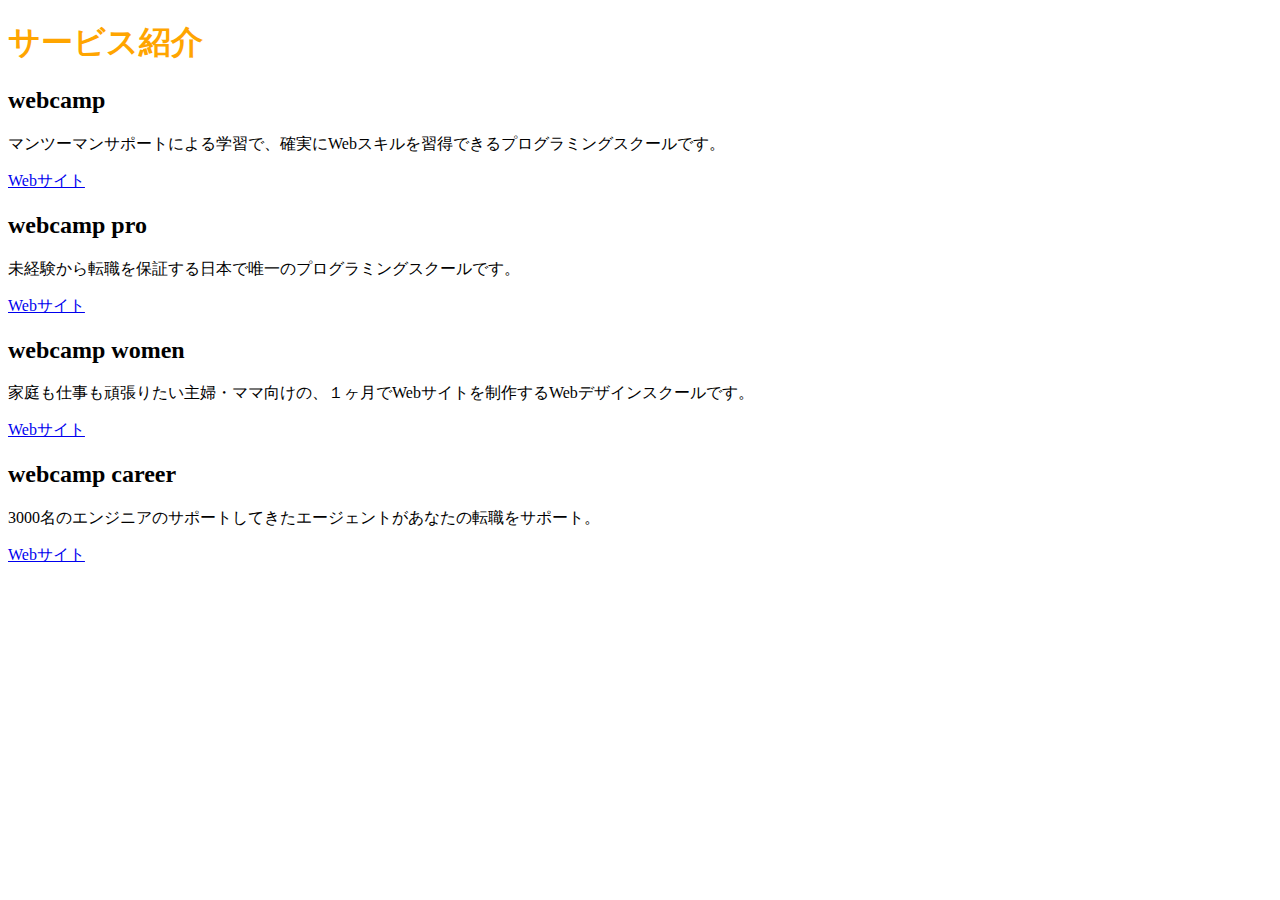
<file: chapter2_exercise/index.html>
<!DOCTYPE html>
<html lang="ja">
<head>
  <meta charset="UTF-8">
  <link rel="stylesheet" href="style.css" />
  <title>sample</title>
</head>
<body>
  <h1>サービス紹介</h1>
    <h2>webcamp</h2>
      <p>
       マンツーマンサポートによる学習で、確実にWebスキルを習得できるプログラミングスクールです。
      </p>
      <a href="https://web-camp.io/?utm_source=cpc-google&utm_medium=commit-unspecified-brand&utm_term=dmmweb%20%E3%82%AD%E3%83%A3%E3%83%B3%E3%83%97_e&gclid=CjwKCAjw9r-DBhBxEiwA9qYUpaoXJ6igcvjD0nX0yDrtit0V_qgP8UzL8B4HFPqXN5pFGwkefgZ4QhoCr8EQAvD_BwE#">Webサイト</a>
    <h2>webcamp pro</h2>
      <p>
      未経験から転職を保証する日本で唯一のプログラミングスクールです。
      </p>
      <a href="https://web-camp.io/?utm_source=cpc-google&utm_medium=commit-unspecified-brand&utm_term=dmmweb%20%E3%82%AD%E3%83%A3%E3%83%B3%E3%83%97_e&gclid=CjwKCAjw9r-DBhBxEiwA9qYUpaoXJ6igcvjD0nX0yDrtit0V_qgP8UzL8B4HFPqXN5pFGwkefgZ4QhoCr8EQAvD_BwE#">Webサイト</a>
    <h2>webcamp women</h2>
      <p>
        家庭も仕事も頑張りたい主婦・ママ向けの、１ヶ月でWebサイトを制作するWebデザインスクールです。
　　   </p> 
       <a href="https://web-camp.io/?utm_source=cpc-google&utm_medium=commit-unspecified-brand&utm_term=dmmweb%20%E3%82%AD%E3%83%A3%E3%83%B3%E3%83%97_e&gclid=CjwKCAjw9r-DBhBxEiwA9qYUpaoXJ6igcvjD0nX0yDrtit0V_qgP8UzL8B4HFPqXN5pFGwkefgZ4QhoCr8EQAvD_BwE#">Webサイト</a>
    <h2>webcamp career</h2>
      <p>
        3000名のエンジニアのサポートしてきたエージェントがあなたの転職をサポート。
      </p>
      <a href="https://web-camp.io/?utm_source=cpc-google&utm_medium=commit-unspecified-brand&utm_term=dmmweb%20%E3%82%AD%E3%83%A3%E3%83%B3%E3%83%97_e&gclid=CjwKCAjw9r-DBhBxEiwA9qYUpaoXJ6igcvjD0nX0yDrtit0V_qgP8UzL8B4HFPqXN5pFGwkefgZ4QhoCr8EQAvD_BwE#">Webサイト</a>
</body>
</html>
</file>
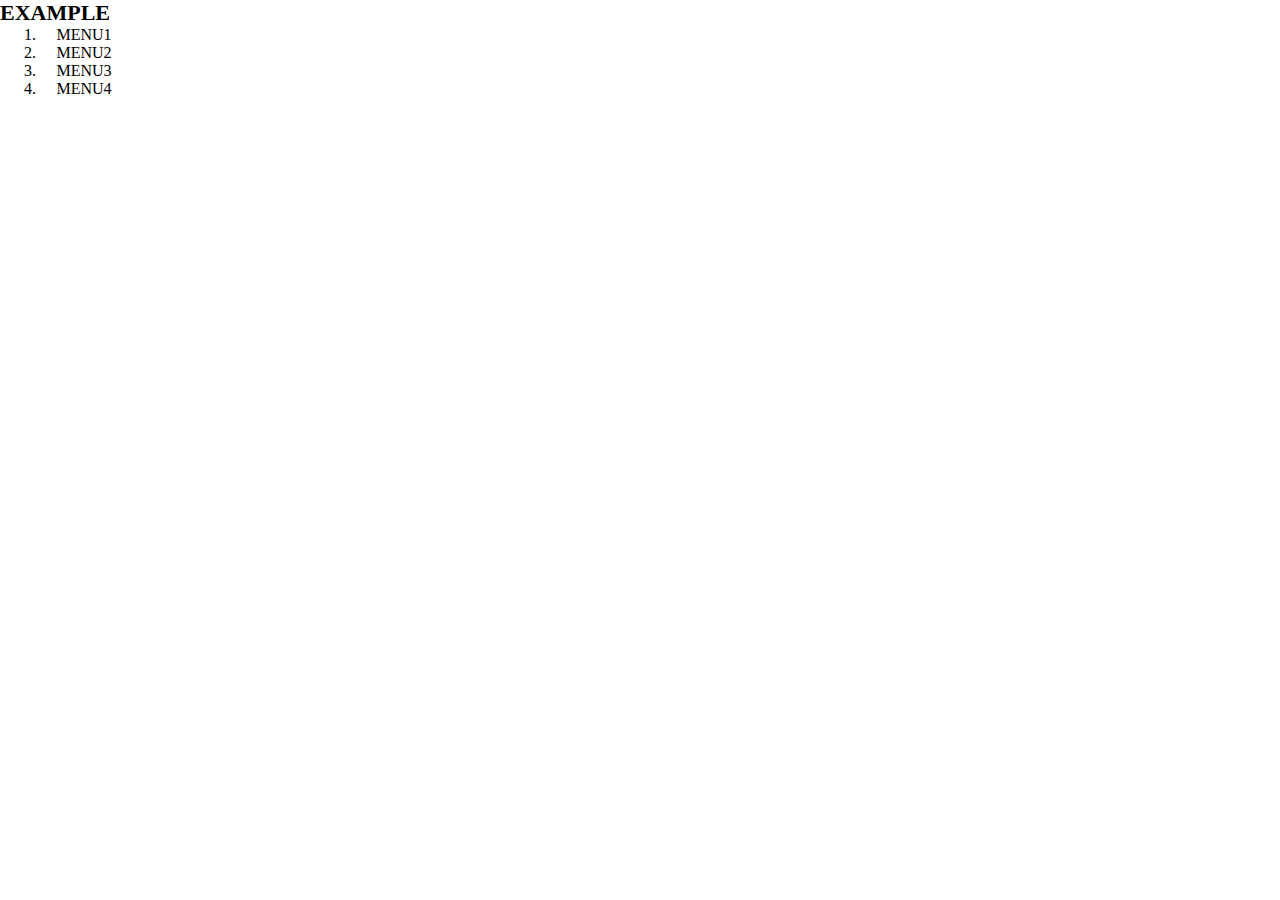
<file: chapter3_exercise/index.html>
<!DOCTYPE html>
<html lang="ja">
  <head>
  <meta charset="UTF-8">
  <link rel="stylesheet" href="style.css" />
  <title>EXAMPLE</title>

  </head>
  <body>
    <!-- header -->
    <header>
      <h1 class="headline">EXAMPLE</h1>
      <!-- navigation -->
      <nav class="nav">
        <ol class="list">
          <li class="list-item">MENU1</li> 
          <li class="list-item">MENU2</li>
          <li class="list-item">MENU3</li>
          <li class="list-item">MENU4</li>
        </ol>
      </nav>  
    </header>
  </body>
</html>
</file>
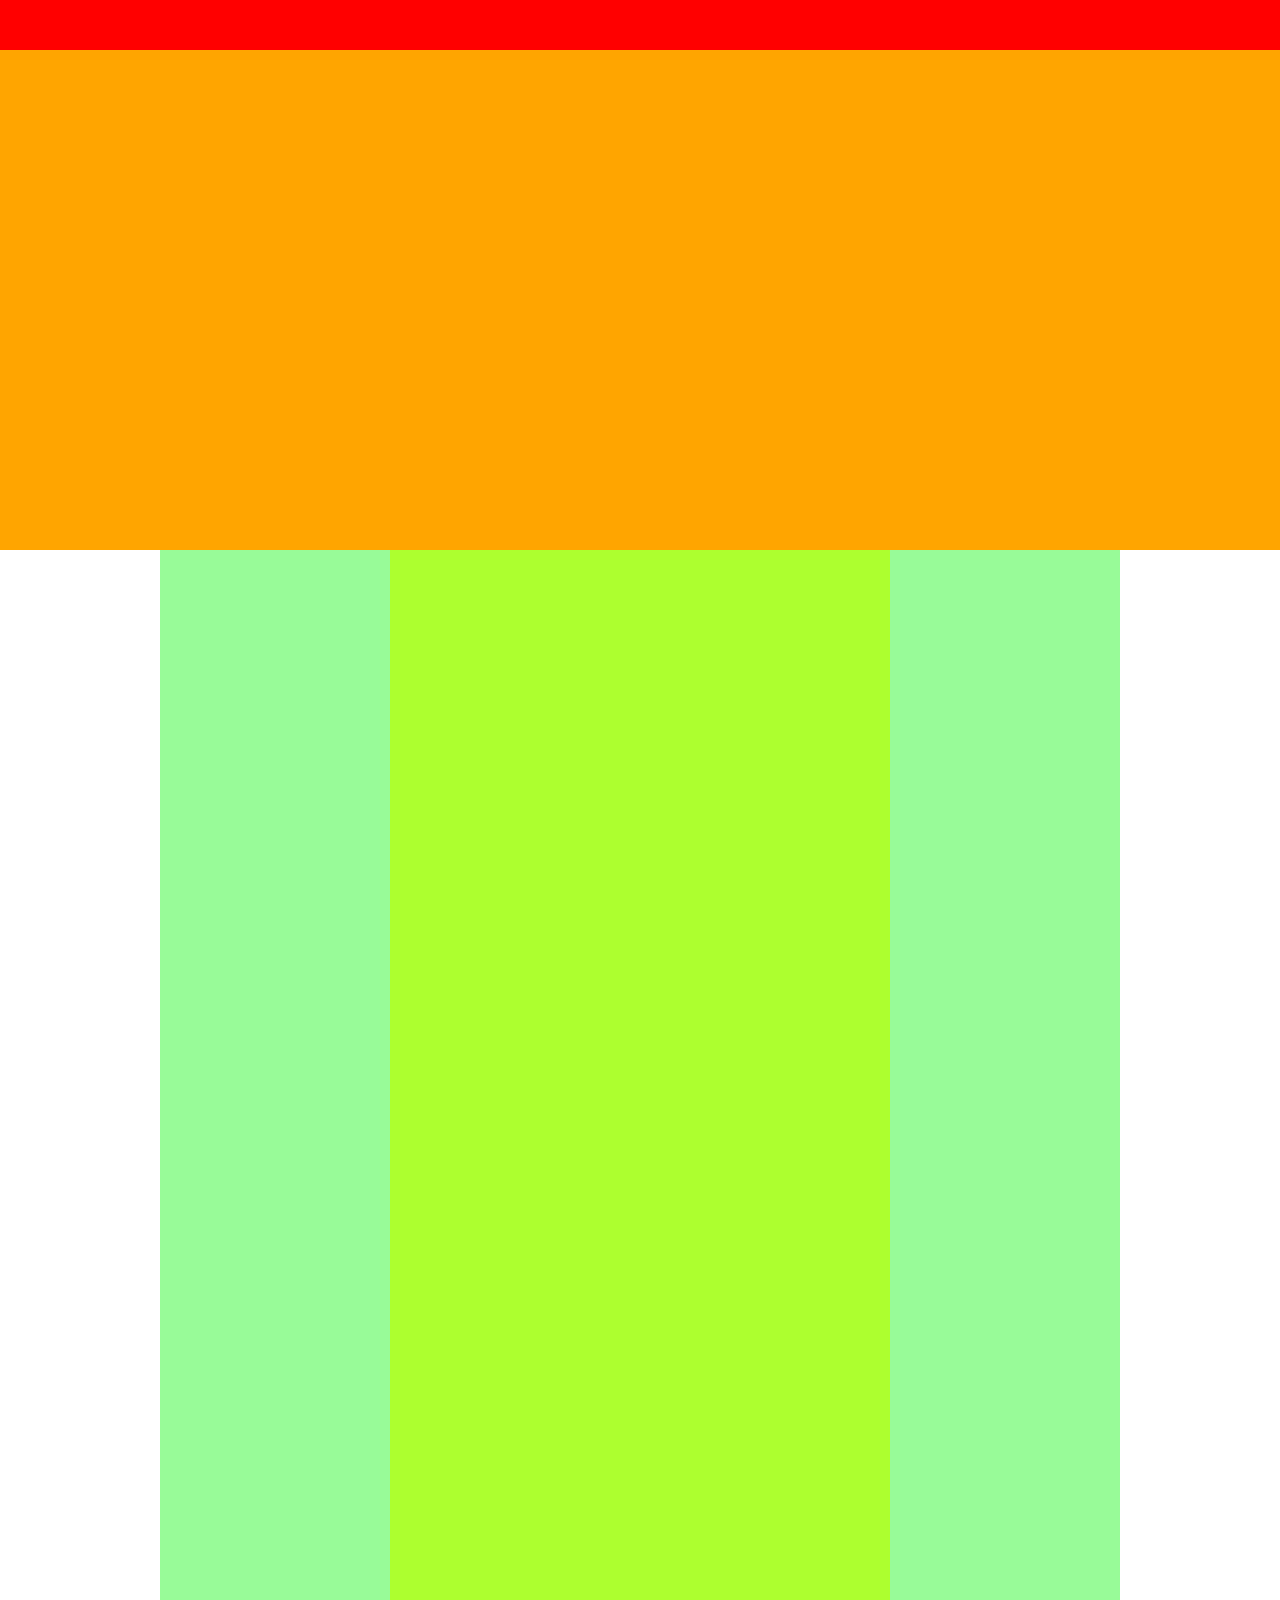
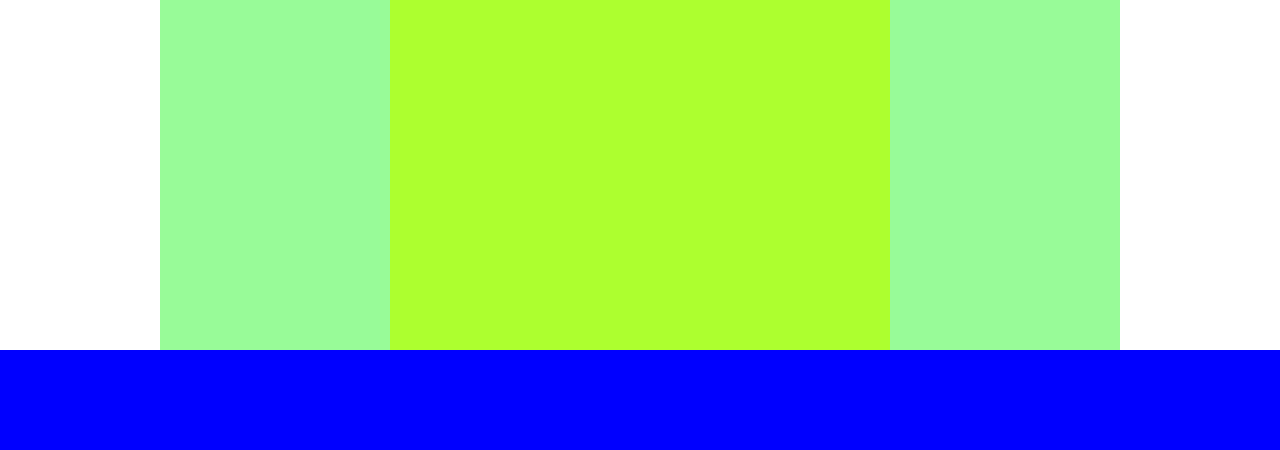
<file: chapter4_exercise/index.html>
<!DOCTYPE html>
<html lang="ja">
<head>
  <meta charset="UTF-8"> 
  <title>演習４</title>
  <link rel="stylesheet" href="style.css" />
</head>
<body>
  <!-- header用のdiv -->
  <div>
    <div class="header">
      <div class="header-top"></div>
      <div class="header-bottom"></div>
  </div>

  <!-- main用のdiv -->
  <div>
    <div class="main">
      <div class="main-sidebar"></div> 
  </div>

  <!-- footer用のdiv -->
  <div class="footer"></div>

</body>

</html>
</file>
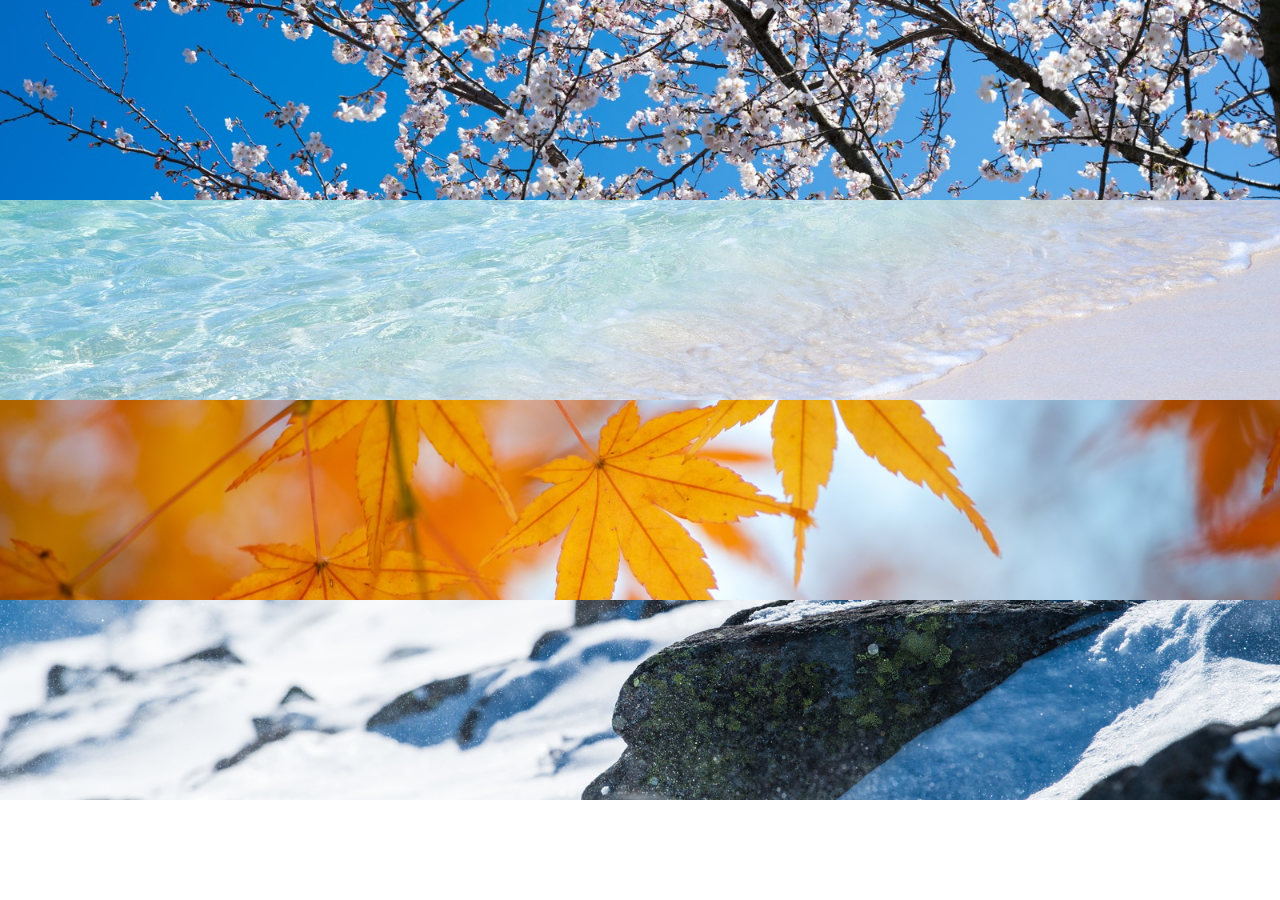
<file: chapter6_exercise/index.html>
<!DOCTYPE html>
<html lang="ja">
  <head>
    <meta charset="UTF-8">
    <title>演習６</title>
    <link rel="stylesheet" href="style.css" />

  </head>
  <body>
    <div class="box1"></div>

    <div class="box2"></div>
    
    <div class="box3"></div>
    
    <div class="box4"></div>
  
  </body>

  </html>
</file>
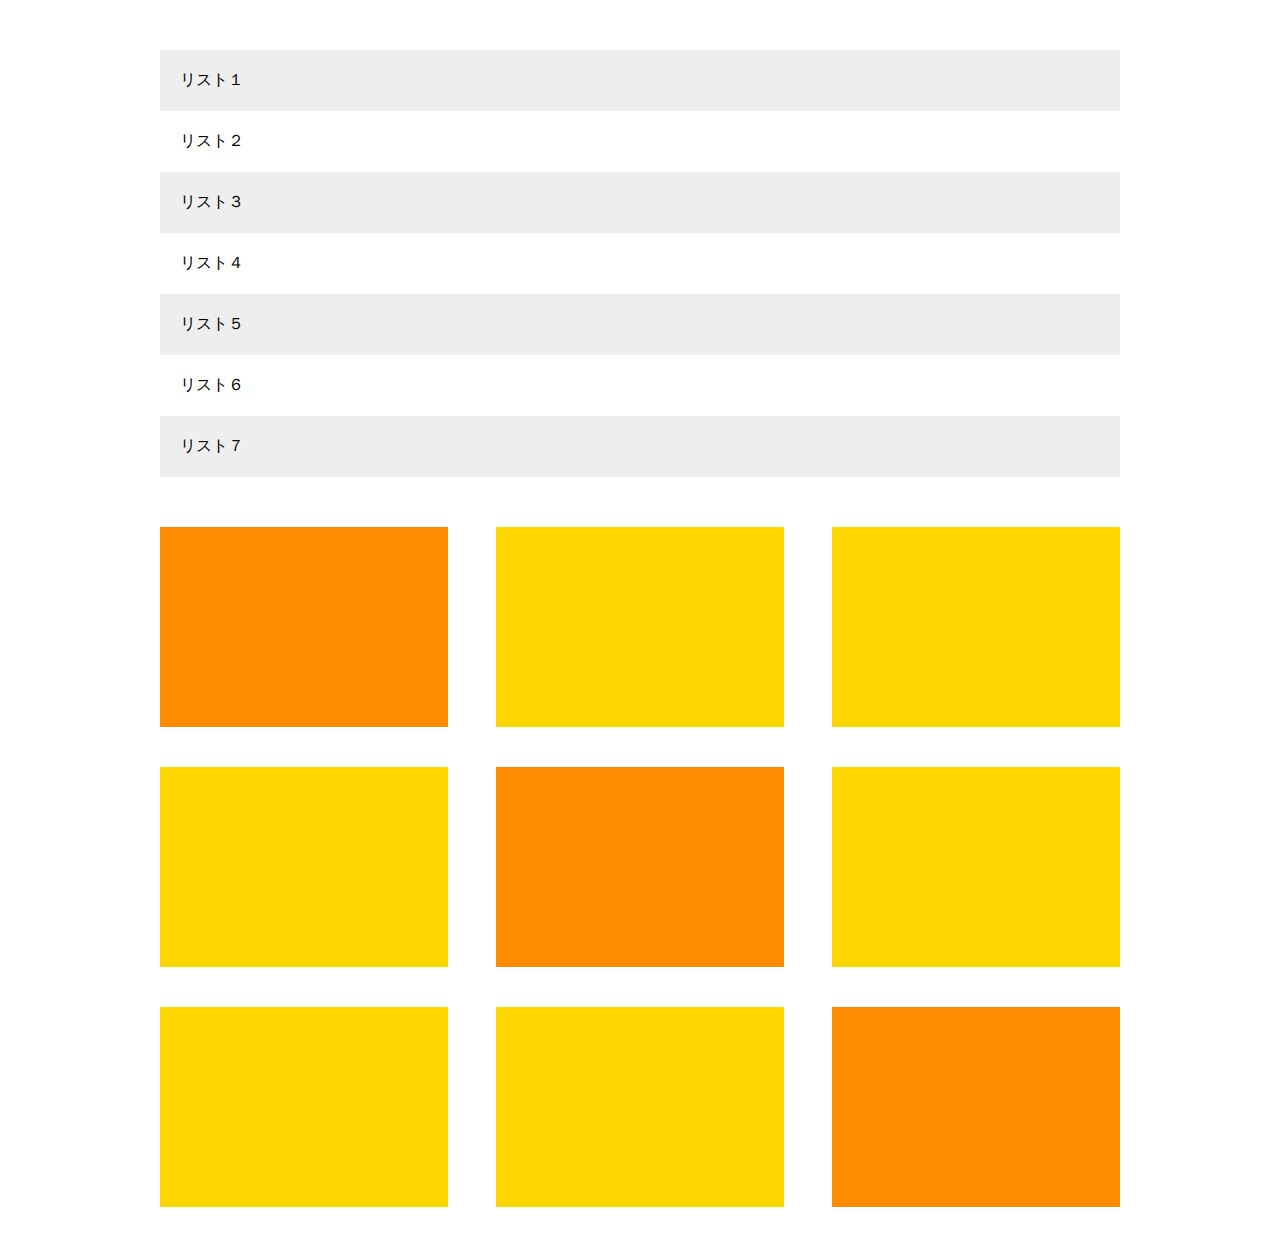
<file: chapter8_exercise/index.html>
<!DOCTYPE html>
<html lang="ja">
  <head>
    <meta charset="UTF-8" />
    <title>chapter8</title>
    <link rel="stylesheet" href="style.css" />  
  </head>
  <body>
    <main>
      <ul class="item-list">
        <li class="item">リスト１</li>
        <li class="item">リスト２</li>
        <li class="item">リスト３</li>
        <li class="item">リスト４</li>
        <li class="item">リスト５</li>
        <li class="item">リスト６</li>
        <li class="item">リスト７</li>
      </ul>
    
    <div class="box-list">
      <div class="box"></div>
      <div class="box"></div>
      <div class="box"></div>
      <div class="box"></div>
      <div class="box"></div>
      <div class="box"></div>
      <div class="box"></div>
      <div class="box"></div>
      <div class="box"></div>
    </div>
    </main>
  </body>
</html>
</file>
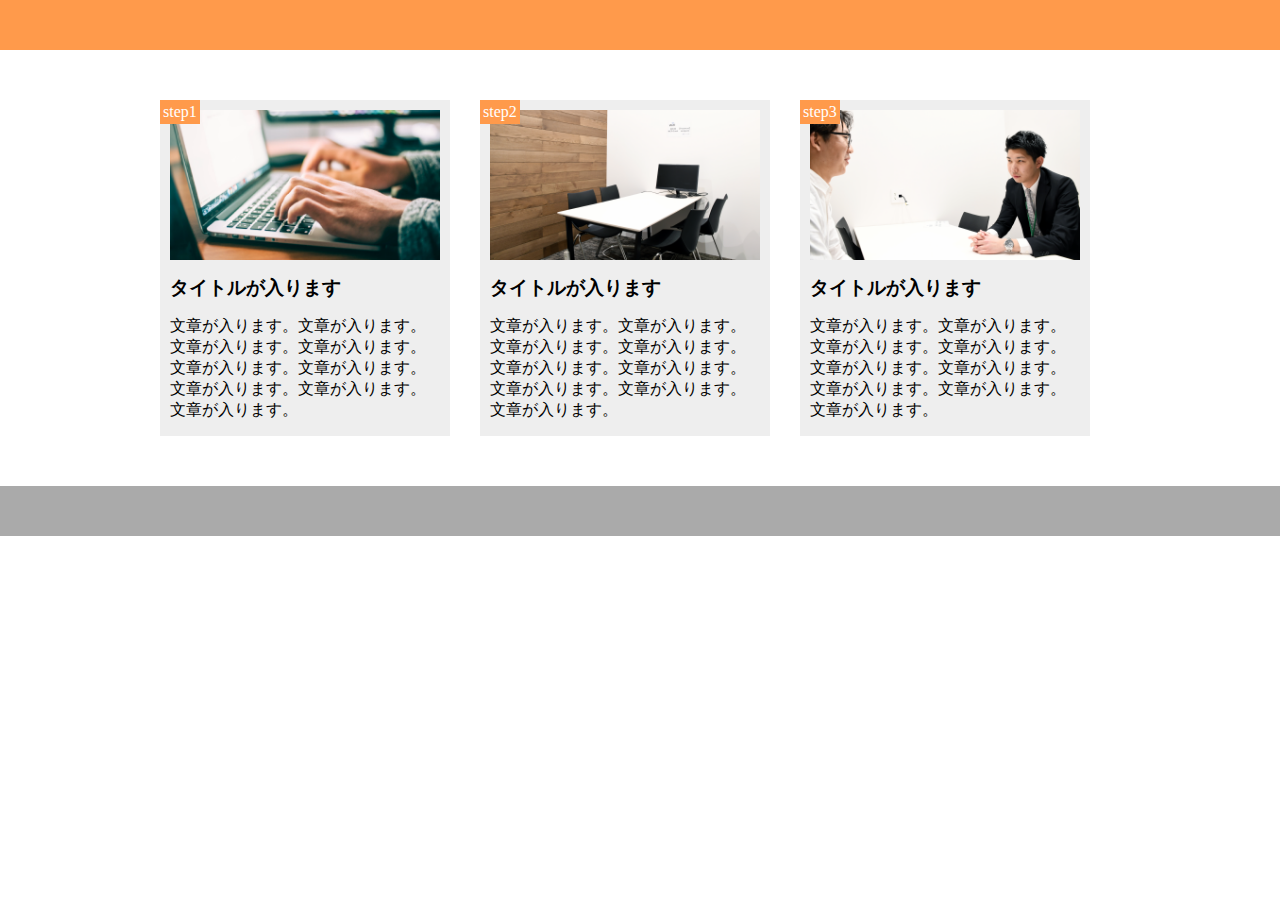
<file: chapter9_exercise/index.html>
<!DOCTYPE html>
<html lang="ja">
  <head>
    
    <meta charset="UTF-8" />
    <!-- レスポンシブ対応 -->
    <meta name="viewport" content="width=device-width,initial-scale=1.0">

    <link rel="stylesheet" href="style.css" />

    <title>chapter9</title>

  </head>
  <body>
    <header></header>
    <main>
        <div class="box1">
          <div class="box-img1"></div>
          <span class="step">step1</span>
          <h3 class="title">タイトルが入ります</h3>
          <p class="title">文章が入ります。文章が入ります。文章が入ります。文章が入ります。文章が入ります。文章が入ります。文章が入ります。文章が入ります。文章が入ります。</p>
        </div>
        <div class="box2">
          <div class="box-img2"></div>
          <span class="step">step2</span>
          <h3 class="title">タイトルが入ります</h3>
          <p class="title">文章が入ります。文章が入ります。文章が入ります。文章が入ります。文章が入ります。文章が入ります。文章が入ります。文章が入ります。文章が入ります。</p>
        </div>
        <div class="box3">
          <div class="box-img3"></div>
          <span class="step">step3</span>
          <h3 class="title">タイトルが入ります</h3>
          <p class="title">文章が入ります。文章が入ります。文章が入ります。文章が入ります。文章が入ります。文章が入ります。文章が入ります。文章が入ります。文章が入ります。</p>
        </div>
    </main>
    <footer></footer>
  </body>
</html>
</file>
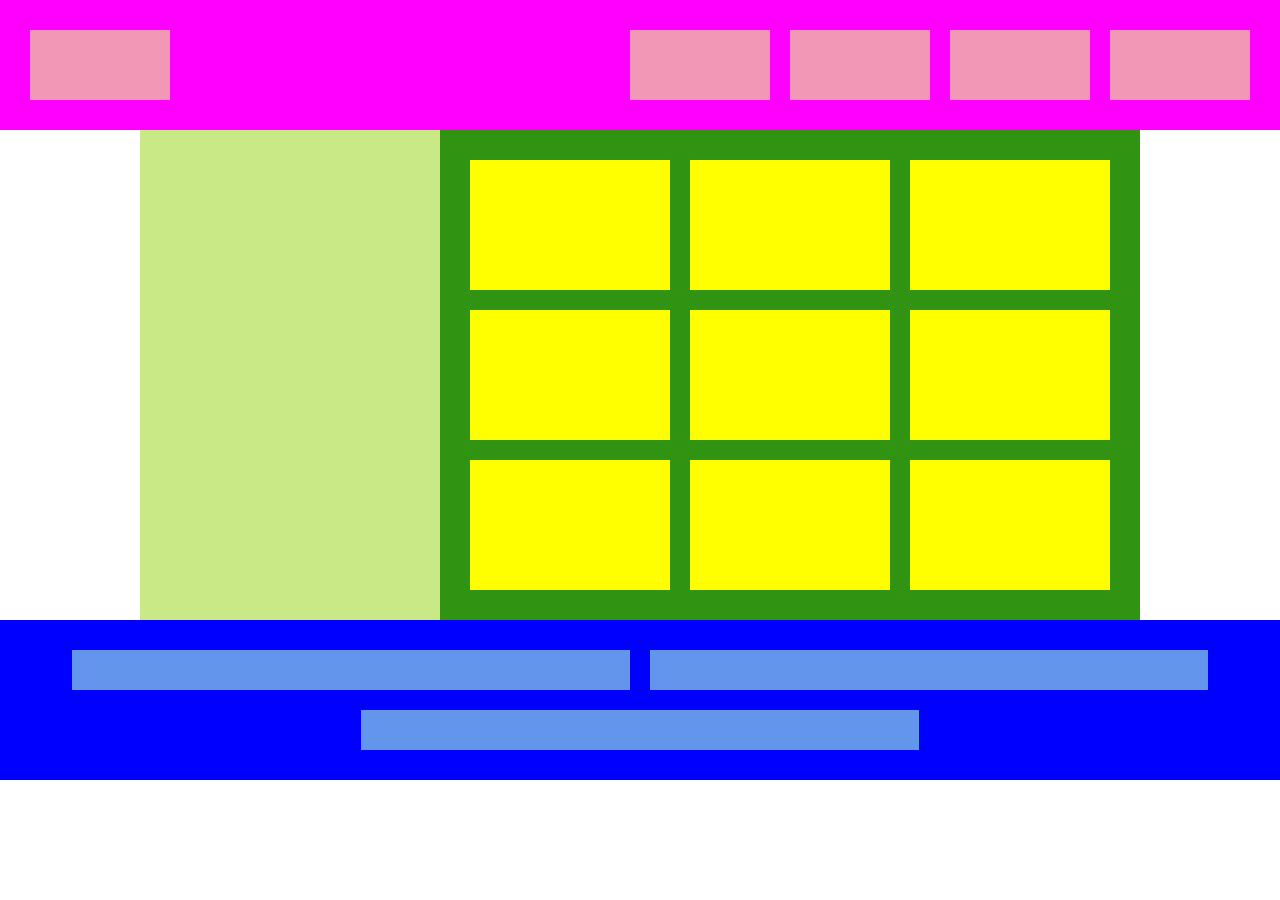
<file: flex exercise/index.html>
<!DOCTYPE html>
<html lang="ja">
<head>
  <meta charset="UTF-8">
  <link rel="stylesheet" href="style.css" />
  <title>flex exercise</title>
</head>
<body>
  <div class="header">
    
     <div></div>
     <div></div>
     <div></div>
     <div></div>
     <div></div>
  </div>
  <div class="main" > 
     <div class="sidebar"></div>
     <div class="content">
       <div></div>
       <div></div>
       <div></div>
       <div></div>
       <div></div>
       <div></div>
       <div></div>
       <div></div>
       <div></div>

     </div> 
  </div>
  <div class="footer">
    <div></div>
    <div></div>
    <div></div>
  </div>
  
</body>
</html>
</file>
<file: chapter2_exercise/style.css>
h1 {
  color: orange;
}
</file>
<file: chapter3_exercise/style.css>
* {
  margin: 0;
  padding: 0;
  box-sizing: border-box;
}

header {
  width: 10%;
}

.headline {
  font-size: 22px;
}

.nav {
  text-align: center;
}

.list {
  padding-left: 40px;
}
</file>
<file: chapter4_exercise/style.css>
/* ブラウザがそれぞれ持っているCSSをリセットするための記述 */

* {
  margin: 0;
  padding: 0;

  box-sizing: border-box;
}

.header {
  width: 100%;
  height: 550px;
}

.header-top {
  width: 100%;
  height: 50px;
  background-color: red;
}

.header-bottom {
  width: 100%;
  height: 500px;
  background-color: orange;
}

.main {
  margin: 0 auto;
  width: 960px;
  display: flex;
  justify-content: center;
  background-color: palegreen;
}

.main-sidebar {
  width: 500px;
  height: 1400px;
  background-color: greenyellow;
}

.footer {
  width: 100%;
  height: 100px;
  background-color: blue;
}
</file>
<file: chapter6_exercise/style.css>
* {
  margin: 0;
  padding: 0;
  box-sizing: border-box;
}

.box1 {
  height: 200px;
  background-image: url(img/box1.jpg);
  background-position: center;
  background-size: cover;
}

.box2 {
  height: 200px;
  background-image: url(img/box2.jpg);
  background-position: center;
  background-size: cover;
}

.box3 {
  height: 200px;
  background-image: url(img/box3.jpg);
  background-position: center;
  background-size: cover;
}

.box4 {
  height: 200px;
  background-image: url(img/box4.jpg);
  background-position: center;
  background-size: cover;
}
</file>
<file: chapter8_exercise/style.css>
* {
  margin: 0;
  padding: 0;
  box-sizing: border-box;
}

main {
  width: 960px;
  margin: 50px auto;
}

.item-list {
  margin-bottom: 50px;
}

.item {
  padding: 20px;
  list-style: none;
}

.item:nth-child(odd) {
  background-color: #eee;
}

.box-list {
  display: flex;
  flex-wrap: wrap;
}

.box {
  background-color: #ffd700;
  width: 30%;
  height: 200px;
  margin-right: 5%;
  margin-bottom: 40px;
}

.box:first-child,
.box:nth-child(5),
.box:last-child {
  background-color: #ff8c00;
}

.box:nth-child(3n) {
  margin-right: 0;
}

.box:nth-last-child(-n + 3) {
  margin-bottom: 0;
}
</file>
<file: chapter9_exercise/style.css>
* {
  margin: 0;
  padding: 0;
  box-sizing: border-box;
}

head {
  display: none;
}

header {
  height: 50px;
  background-color: #ff9a4b;
}

main {
  width: 960px;
  margin: 50px auto;
  display: flex;
}

div {
  display: block;
}

.box1 {
  width: 300px;
  margin-right: 30px;
  padding: 10px;
  position: relative;
  background-color: #eee;
}

.box-img1 {
  height: 150px;
  background-image: url(img/flow01.png);
  background-position: bottom;
  background-size: cover;
}

.step {
  padding: 3px;
  position: absolute;
  top: 0;
  left: 0;
  background-color: #ff9a4b;
  color: #fff;
}

h3 {
  display: block;
  font-size: 1.17em;
  margin-block-start: 1em;
  margin-block-end: 1em;
  margin-inline-start: 0px;
  margin-inline-end: 0px;
  font-weight: bold;
}

p {
  display: block;
  margin-block-start: 1em;
  margin-block-end: 1em;
  margin-inline-start: 0px;
  margin-inline-end: 0px;
}

.title {
  margin: 15px 0 5px;
}

.box2 {
  width: 300px;
  margin-right: 30px;
  padding: 10px;
  position: relative;
  background-color: #eeeeee;
}

.box-img2 {
  height: 150px;
  background-image: url(img/flow02.png);
  background-position: bottom;
  background-size: cover;
}

.step {
  padding: 3px;
  position: absolute;
  top: 0;
  left: 0;
  background-color: #ff9a4b;
  color: #fff;
}

h3 {
  display: block;
  font-size: 1.17em;
  margin-block-start: 1em;
  margin-block-end: 1em;
  margin-inline-start: 0px;
  margin-inline-end: 0px;
  font-weight: bold;
}

p {
  display: block;
  margin-block-start: 1em;
  margin-block-end: 1em;
  margin-inline-start: 0px;
  margin-inline-end: 0px;
}

.title {
  margin: 15px 0 5px;
}

.box3 {
  width: 300px;
  margin-right: 30px;
  padding: 10px;
  position: relative;
  background-color: #eeeeee;
}

.box-img3 {
  height: 150px;
  background-image: url(img/flow03.png);
  background-position: bottom;
  background-size: cover;
}

.step {
  padding: 3px;
  position: absolute;
  top: 0;
  left: 0;
  background-color: #ff9a4b;
  color: #fff;
}

h3 {
  display: block;
  font-size: 1.17em;
  margin-block-start: 1em;
  margin-block-end: 1em;
  margin-inline-start: 0px;
  margin-inline-end: 0px;
  font-weight: bold;
}

p {
  display: block;
  margin-block-start: 1em;
  margin-block-end: 1em;
  margin-inline-start: 0px;
  margin-inline-end: 0px;
}

.title {
  margin: 15px 0 5px;
}

footer {
  width: 100%;
  height: 50px;
  background-color: #aaaaaa;
}

@media  screen and (max-width: 768px){
   header {
     width: 100%;  
   }

   main {
     width: 90%;
     display: block;
     ;
   }

   .box1{
     width: 90%;
     margin-bottom: 20px;
     margin-left: auto;
     margin-right: auto;
     padding: 10px;
   }

   .box-img1 {
     background-position: bottom;
     background-size:cover;
   }

   .box2 {
    width: 90%;
    margin-bottom: 20px;
    margin-left: auto;
    margin-right: auto;
    padding: 10px;
   }

   .box-img2 {
    background-position: bottom;
    background-size:cover;
   }

   .box3 {
    width: 90%;
    margin-bottom: 20px;
    margin-left: auto;
    margin-right: auto;
    padding: 10px;
   }

   .box-img3 {
    background-position: bottom;
    background-size:cover;
   }
</file>
<file: flex exercise/style.css>
* {
  margin: 0;
  padding: 0;
  box-sizing: border-box;
}

.header {
  width: 100%;
  padding: 30px 20px;
  background-color: fuchsia;
  display: flex;
  justify-content: flex-end;
}

.header > div {
  flex-basis: 140px;
  height: 70px;
  margin: 0 10px;
  background-color: rgb(243, 151, 182);
}

.header > :first-child {
  margin-right: auto;
}

.main {
  display: flex;
  justify-content: center;
}

.sidebar {
  width: 300px;
  background-color: rgb(200, 233, 134);
}

.content {
  max-width: 700px;
  flex-grow: 1;
  padding: 20px;
  background-color: rgb(48, 148, 18);
  display: flex;
  flex-wrap: wrap;
  justify-content: center;
}

.content > div {
  flex-basis: 200px;
  height: 130px;
  margin: 10px;
  background-color: yellow;
}

.footer {
  width: 100%;
  background-color: blue;
  display: flex;
  padding: 20px;
  flex-wrap: wrap;
  justify-content: center;
}

.footer > div {
  height: 40px;
  margin: 10px;
  flex-basis: 45%;
  max-width: 600px;
  background-color: cornflowerblue;
}
</file>
